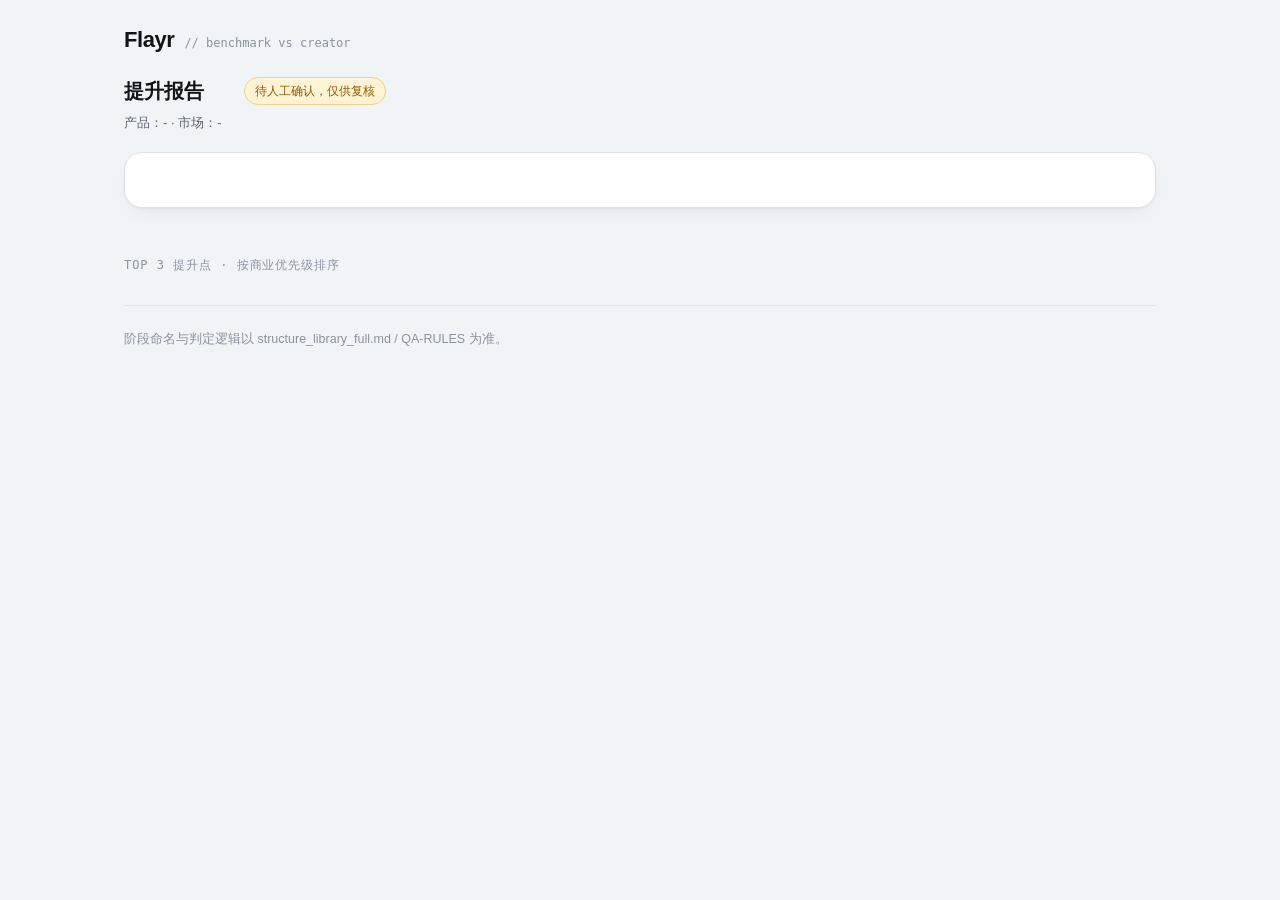
<file: assets/bd_report.html>
<!DOCTYPE html>
<html lang="zh-CN">
<head>
<meta charset="UTF-8">
<meta name="viewport" content="width=device-width, initial-scale=1.0">
<title>Flayr · 提升报告</title>
<style>
  :root{
    --ink:#11151A;
    --ink-soft:#5B6472;
    --ink-faint:#8A93A0;
    --paper:#F1F4F6;
    --surface:#FFFFFF;
    --line:#DDE3E8;
    --teal:#0EA9A0;
    --teal-soft:#E1F5F3;
    --teal-ink:#075D57;
    --coral:#E8623F;
    --coral-soft:#FCEAE4;
    --coral-ink:#8A3A24;
    --amber:#DB9A2E;
    --amber-soft:#FBF1DD;
    --amber-ink:#7A5510;
    --red:#D64545;
    --red-soft:#FBE7E7;
    --red-ink:#822424;
    --gray-chip:#9AA3AC;
    --gray-chip-soft:#EDEFF1;
    --gray-chip-ink:#565E68;
    --radius:10px;
    --radius-lg:18px;
    --font-display:-apple-system,BlinkMacSystemFont,"Segoe UI","PingFang SC","Microsoft YaHei",sans-serif;
    --font-body:-apple-system,BlinkMacSystemFont,"Segoe UI","PingFang SC","Microsoft YaHei",sans-serif;
    --font-mono:ui-monospace,"SFMono-Regular","SF Mono",Menlo,Consolas,monospace;
    --shadow-card:0 1px 2px rgba(17,21,26,0.04), 0 8px 24px -12px rgba(17,21,26,0.12);
  }

  *{box-sizing:border-box;}
  html,body{margin:0;padding:0;}
  body{
    background:var(--paper);color:var(--ink);font-family:var(--font-body);font-size:15px;line-height:1.6;
    -webkit-font-smoothing:antialiased;
  }
  h1,h2,h3{font-family:var(--font-display);font-weight:600;margin:0;color:var(--ink);}
  p{margin:0;}
  .app{max-width:1080px;margin:0 auto;padding:0 24px 80px;}
  .topbar{display:flex;align-items:center;justify-content:space-between;padding:22px 0 18px;gap:14px;}
  .wordmark{display:flex;align-items:baseline;gap:10px;}
  .wordmark .mark{font-family:var(--font-display);font-weight:700;font-size:22px;letter-spacing:-0.02em;}
  .wordmark .tag{font-size:12px;color:var(--ink-faint);font-family:var(--font-mono);}
  .report-top{display:flex;align-items:flex-start;justify-content:space-between;gap:16px;margin-bottom:18px;flex-wrap:wrap;}
  .report-title-row{display:flex;align-items:center;gap:10px;flex-wrap:wrap;}
  .badge{font-size:11.5px;font-family:var(--font-mono);padding:4px 10px;border-radius:999px;}
  .badge-level-strategy{background:var(--ink);color:#fff;}
  .badge-level-basic{background:var(--gray-chip-soft);color:var(--gray-chip-ink);}
  .badge-review-pending{background:#fff3d6;color:#8a5a00;border:1px solid #f0d18a;}
  .badge-review-approved{background:#e6f5ea;color:#216b3a;border:1px solid #b9dfc4;}
  .report-meta{font-size:13px;color:var(--ink-soft);margin-top:6px;}
  .degraded-inline{font-size:12.5px;color:var(--amber-ink);margin-top:8px;display:flex;align-items:center;gap:6px;}
  .card{background:var(--surface);border:1px solid var(--line);border-radius:var(--radius-lg);box-shadow:var(--shadow-card);}
  .summary-card{padding:20px 22px;margin-bottom:16px;}
  .summary-card p{color:var(--ink-soft);font-size:14px;}
  .summary-card .verdict{color:var(--ink);font-size:15px;font-weight:500;margin-bottom:8px;}
  .gate-row{display:flex;gap:10px;flex-wrap:wrap;margin-top:14px;}
  .gate-chip{display:flex;align-items:center;gap:8px;padding:8px 12px;border-radius:10px;background:var(--gray-chip-soft);font-size:12.5px;color:var(--gray-chip-ink);}
  .gate-chip .priority-tag{font-family:var(--font-mono);font-weight:600;background:var(--gray-chip);color:#fff;padding:1px 6px;border-radius:5px;font-size:11px;white-space:nowrap;}
  .gate-chip.priority-high{background:var(--red-soft);color:var(--red-ink);}
  .gate-chip.priority-high .priority-tag{background:var(--red);}
  .gate-chip.priority-mid{background:var(--amber-soft);color:var(--amber-ink);}
  .gate-chip.priority-mid .priority-tag{background:var(--amber);}
  .gate-chip .evidence-tag{font-size:11px;color:inherit;white-space:nowrap;}
  .stage-tabs{display:flex;gap:6px;margin:20px 0 4px;overflow-x:auto;padding-bottom:2px;}
  .stage-tab{font-family:var(--font-mono);font-size:13px;padding:8px 14px;border-radius:9px;border:1px solid var(--line);background:var(--surface);color:var(--ink-soft);white-space:nowrap;flex-shrink:0;}
  .stage-tab .sev-dot{display:inline-block;width:6px;height:6px;border-radius:50%;margin-right:6px;}
  .stage-tab.active{background:var(--ink);color:#fff;border-color:var(--ink);}
  .stage-tab.active .sev-dot{filter:brightness(1.4);}
  .stage-panel{display:none;margin-top:14px;}
  .stage-panel.active{display:block;}
  .stage-panel-head{display:flex;align-items:center;justify-content:space-between;margin-bottom:12px;flex-wrap:wrap;gap:10px;}
  .stage-panel-head h3{font-size:16px;}
  .sev-chip{font-size:12px;padding:4px 11px;border-radius:999px;font-weight:500;}
  .sev-small{background:var(--gray-chip-soft);color:var(--gray-chip-ink);}
  .sev-medium{background:var(--amber-soft);color:var(--amber-ink);}
  .sev-large{background:var(--red-soft);color:var(--red-ink);}
  .compare-grid{display:grid;grid-template-columns:1fr 180px 1fr;gap:14px;align-items:stretch;}
  .compare-col{border-radius:14px;padding:16px;background:var(--surface);border:1px solid var(--line);}
  .compare-col.creator{border-top:3px solid var(--coral);}
  .compare-col.benchmark{border-top:3px solid var(--teal);}
  .compare-col .who{font-size:11.5px;font-family:var(--font-mono);text-transform:uppercase;letter-spacing:.06em;margin-bottom:10px;}
  .compare-col.creator .who{color:var(--coral-ink);}
  .compare-col.benchmark .who{color:var(--teal-ink);}
  .frame-thumb{width:100%;height:92px;border-radius:9px;margin-bottom:10px;position:relative;overflow:hidden;display:flex;align-items:flex-end;}
  .compare-col.creator .frame-thumb{background:linear-gradient(135deg,var(--coral-soft),#fff);}
  .compare-col.benchmark .frame-thumb{background:linear-gradient(135deg,var(--teal-soft),#fff);}
  .frame-thumb .ts{font-family:var(--font-mono);font-size:11px;background:rgba(17,21,26,0.72);color:#fff;padding:2px 7px;border-radius:6px;margin:8px;}
  .compare-col .evidence-text{font-size:13px;color:var(--ink-soft);}
  .gap-col{display:flex;flex-direction:column;align-items:center;justify-content:center;text-align:center;gap:8px;padding:14px 10px;border-radius:14px;background:var(--paper);border:1px dashed var(--line);}
  .gap-col .gap-text{font-size:12.5px;color:var(--ink-soft);}
  .talking-point{margin-top:14px;padding:14px 16px;border-radius:12px;background:var(--gray-chip-soft);border:1px dashed var(--gray-chip);}
  .talking-point .tp-label{display:flex;align-items:center;gap:6px;font-size:11.5px;font-family:var(--font-mono);color:var(--gray-chip-ink);text-transform:uppercase;letter-spacing:.04em;margin-bottom:6px;}
  .talking-point .tp-label .internal-tag{background:var(--ink);color:#fff;padding:1px 6px;border-radius:5px;font-size:10px;letter-spacing:0;}
  .talking-point p{font-size:13px;color:var(--ink-soft);}
  .improve-list{margin-top:26px;}
  .section-title{font-size:12px;font-family:var(--font-mono);text-transform:uppercase;letter-spacing:0.08em;color:var(--ink-faint);margin-bottom:10px;}
  .improve-card{padding:18px 20px;margin-bottom:14px;}
  .improve-head{display:flex;align-items:center;justify-content:space-between;flex-wrap:wrap;gap:10px;margin-bottom:12px;}
  .improve-head .left{display:flex;align-items:center;gap:10px;flex-wrap:wrap;}
  .rank-badge{width:26px;height:26px;border-radius:50%;background:var(--ink);color:#fff;font-family:var(--font-mono);font-size:13px;display:flex;align-items:center;justify-content:center;flex-shrink:0;}
  .tag-row{display:flex;gap:8px;flex-wrap:wrap;}
  .mini-tag{font-size:11.5px;padding:3px 9px;border-radius:999px;background:var(--gray-chip-soft);color:var(--gray-chip-ink);}
  .mini-tag.priority-high{background:var(--red-soft);color:var(--red-ink);}
  .mini-tag.priority-mid{background:var(--amber-soft);color:var(--amber-ink);}
  .plan-grid{display:grid;grid-template-columns:1fr 1fr;gap:14px;}
  .plan-box{border:1px solid var(--line);border-radius:12px;padding:14px 16px;}
  .plan-box .plan-label{font-size:11.5px;font-family:var(--font-mono);color:var(--ink-faint);margin-bottom:6px;}
  .plan-box p{font-size:13px;color:var(--ink-soft);}
  .report-footer{margin-top:30px;padding-top:20px;border-top:1px solid var(--line);}
  .footer-note{font-size:12.5px;color:var(--ink-faint);}
  @media (max-width:820px){.compare-grid{grid-template-columns:1fr;}}
  @media (max-width:720px){.app{padding-left:16px;padding-right:16px;}.plan-grid{grid-template-columns:1fr;}}
</style>
</head>
<body>
<div class="app">
  <div class="topbar">
    <div class="wordmark"><span class="mark">Flayr</span><span class="tag">// benchmark vs creator</span></div>
  </div>

  <div class="report-top">
    <div>
      <div class="report-title-row">
        <h2 style="font-size:20px;" id="report-title">提升报告</h2>
        <span class="badge" id="report-level-badge"></span>
        <span class="badge badge-review-pending" id="report-review-badge">待人工确认，仅供复核</span>
      </div>
      <div class="report-meta" id="report-meta">产品：- · 市场：-</div>
      <div class="degraded-inline" id="report-degraded-inline" style="display:none;">
        <svg width="13" height="13" viewBox="0 0 24 24" fill="none" stroke="currentColor" stroke-width="2"><path d="M12 9v4M12 17h.01M10.29 3.86L1.82 18a2 2 0 0 0 1.71 3h16.94a2 2 0 0 0 1.71-3L13.71 3.86a2 2 0 0 0-3.42 0z"/></svg>
        <span id="degraded-text">分析存在降级信息</span>
      </div>
    </div>
  </div>

  <div id="report-done-content">
    <div class="card summary-card">
      <div class="verdict" id="summary-verdict"></div>
      <p id="summary-detail"></p>
      <div class="gate-row" id="summary-gates"></div>
    </div>

    <div class="stage-tabs" id="stage-tabs"></div>
    <div id="stage-panels"></div>

    <div class="improve-list">
      <div class="section-title" style="margin-top:8px;">TOP 3 提升点 · 按商业优先级排序</div>
      <div id="improvement-cards"></div>
    </div>

    <div class="report-footer">
      <span class="footer-note">阶段命名与判定逻辑以 structure_library_full.md / QA-RULES 为准。</span>
    </div>
  </div>
</div>

<script>
(function(){
  var report = {{bd_report_data}};
  function $(id){ return document.getElementById(id); }
  function text(value){ return value == null ? '' : String(value); }
  function el(tag, className, value){
    var node = document.createElement(tag);
    if (className) node.className = className;
    if (value != null) node.textContent = text(value);
    return node;
  }
  function append(parent, tag, className, value){
    var node = el(tag, className, value);
    parent.appendChild(node);
    return node;
  }
  function severityClass(stage){ return stage.severityClass || 'sev-small'; }
  function severityLabel(stage){ return stage.severityLabel || '未分析'; }
  function gapChipText(stage){
    var label = severityLabel(stage);
    return label === '无差距' || label === '未涉及' || label === '证据不足，无法比较' ? label : label + '差距';
  }
  function renderStageTabs(){
    var tabs = $('stage-tabs');
    var panels = $('stage-panels');
    (report.stages || []).forEach(function(stage, index){
      var tab = el('button', 'stage-tab' + (index === 0 ? ' active' : ''));
      tab.type = 'button';
      append(tab, 'span', 'sev-dot', '');
      tab.querySelector('.sev-dot').style.background = stage.dotColor || 'var(--gray-chip)';
      tab.appendChild(document.createTextNode(stage.code + ' ' + stage.name));
      var panelId = 'panel-' + stage.code;
      tab.addEventListener('click', function(){
        document.querySelectorAll('.stage-tab').forEach(function(item){ item.classList.remove('active'); });
        document.querySelectorAll('.stage-panel').forEach(function(item){ item.classList.remove('active'); });
        tab.classList.add('active');
        $(panelId).classList.add('active');
      });
      tabs.appendChild(tab);

      var panel = el('div', 'stage-panel' + (index === 0 ? ' active' : ''));
      panel.id = panelId;
      var head = append(panel, 'div', 'stage-panel-head');
      append(head, 'h3', '', stage.code + ' · ' + stage.name);
      append(head, 'span', 'sev-chip ' + severityClass(stage), '差距等级：' + severityLabel(stage));
      var grid = append(panel, 'div', 'compare-grid');
      renderSide(grid, 'creator', '达人表现', stage.creator);
      var gap = append(grid, 'div', 'gap-col');
      append(gap, 'span', 'sev-chip ' + severityClass(stage), gapChipText(stage));
      append(gap, 'div', 'gap-text', stage.gap);
      renderSide(grid, 'benchmark', '标杆表现', stage.benchmark);
      var talking = append(panel, 'div', 'talking-point');
      var label = append(talking, 'div', 'tp-label');
      append(label, 'span', 'internal-tag', '内部');
      label.appendChild(document.createTextNode('跟达人怎么说'));
      append(talking, 'p', '', stage.talkingPoint);
      panels.appendChild(panel);
    });
  }
  function renderSide(grid, role, title, side){
    var column = append(grid, 'div', 'compare-col ' + role);
    append(column, 'div', 'who', title);
    var thumb = append(column, 'div', 'frame-thumb');
    append(thumb, 'span', 'ts', side.ts || '待确认');
    append(column, 'div', 'evidence-text', side.text || '暂无明确证据。');
  }
  function renderGates(){
    var gates = $('summary-gates');
    (report.gates || []).forEach(function(gate){
      var chip = el('div', 'gate-chip ' + (gate.priorityClass || 'priority-low'));
      append(chip, 'span', 'priority-tag', gate.priorityLabel || '待评估');
      append(chip, 'span', 'evidence-tag', '证据强度：' + (gate.evidenceStrength || '待确认') + ' · 置信度：' + (gate.confidence || '待确认'));
      chip.appendChild(document.createTextNode(gate.text));
      gates.appendChild(chip);
    });
  }
  function renderImprovements(){
    var container = $('improvement-cards');
    (report.improvements || []).forEach(function(item){
      var card = append(container, 'div', 'card improve-card');
      var head = append(card, 'div', 'improve-head');
      var left = append(head, 'div', 'left');
      append(left, 'span', 'rank-badge', item.rank);
      append(left, 'span', '', item.title);
      var tags = append(head, 'div', 'tag-row');
      append(tags, 'span', 'mini-tag ' + (item.priorityClass || ''), '商业优先级：' + (item.priorityLabel || '待评估'));
      append(tags, 'span', 'mini-tag', '潜在影响：' + (item.impactDirection || '待评估'));
      append(tags, 'span', 'mini-tag', '证据强度：' + (item.evidenceStrength || '待确认'));
      append(tags, 'span', 'mini-tag', '差距类型：' + item.gapType);
      var planGrid = append(card, 'div', 'plan-grid');
      renderPlan(planGrid, '方案 A · AI 生成图 / 拍摄指令', item.planA);
      renderPlan(planGrid, '方案 B · 标杆对应镜头', item.planB);
    });
    if (!(report.improvements || []).length){
      var empty = append(container, 'div', 'card improve-card');
      append(empty, 'p', '', '本次没有可展示的提升点，请结合阶段证据和沟通素材继续核对。');
    }
  }
  function renderPlan(parent, label, value){
    var box = append(parent, 'div', 'plan-box');
    append(box, 'div', 'plan-label', label);
    append(box, 'p', '', value || '暂无明确方案。');
  }

  $('report-title').textContent = report.title || '提升报告';
  $('report-meta').textContent = '产品：' + (report.product || '未填写') + ' · 市场：' + (report.market || '未指定市场') + (report.generatedAt ? ' · ' + report.generatedAt : '');
  var badge = $('report-level-badge');
  badge.textContent = report.strategyLevel ? '策略增强分析' : '视频证据分析';
  badge.className = 'badge ' + (report.strategyLevel ? 'badge-level-strategy' : 'badge-level-basic');
  var reviewBadge = $('report-review-badge');
  var reviewed = report.reviewStatus === 'approved';
  reviewBadge.textContent = reviewed ? '人工确认完成' : '待人工确认，仅供复核';
  reviewBadge.className = 'badge ' + (reviewed ? 'badge-review-approved' : 'badge-review-pending');
  if (report.degraded){
    $('report-degraded-inline').style.display = 'flex';
    $('degraded-text').textContent = report.degradedReason || '分析存在降级信息';
  }
  $('summary-verdict').textContent = report.summary.verdict || '本次报告暂无一句话结论。';
  $('summary-detail').textContent = report.summary.detail || '请结合下方阶段证据、差距和沟通素材查看。';
  renderGates();
  renderStageTabs();
  renderImprovements();
})();
</script>
</body>
</html>
</file>
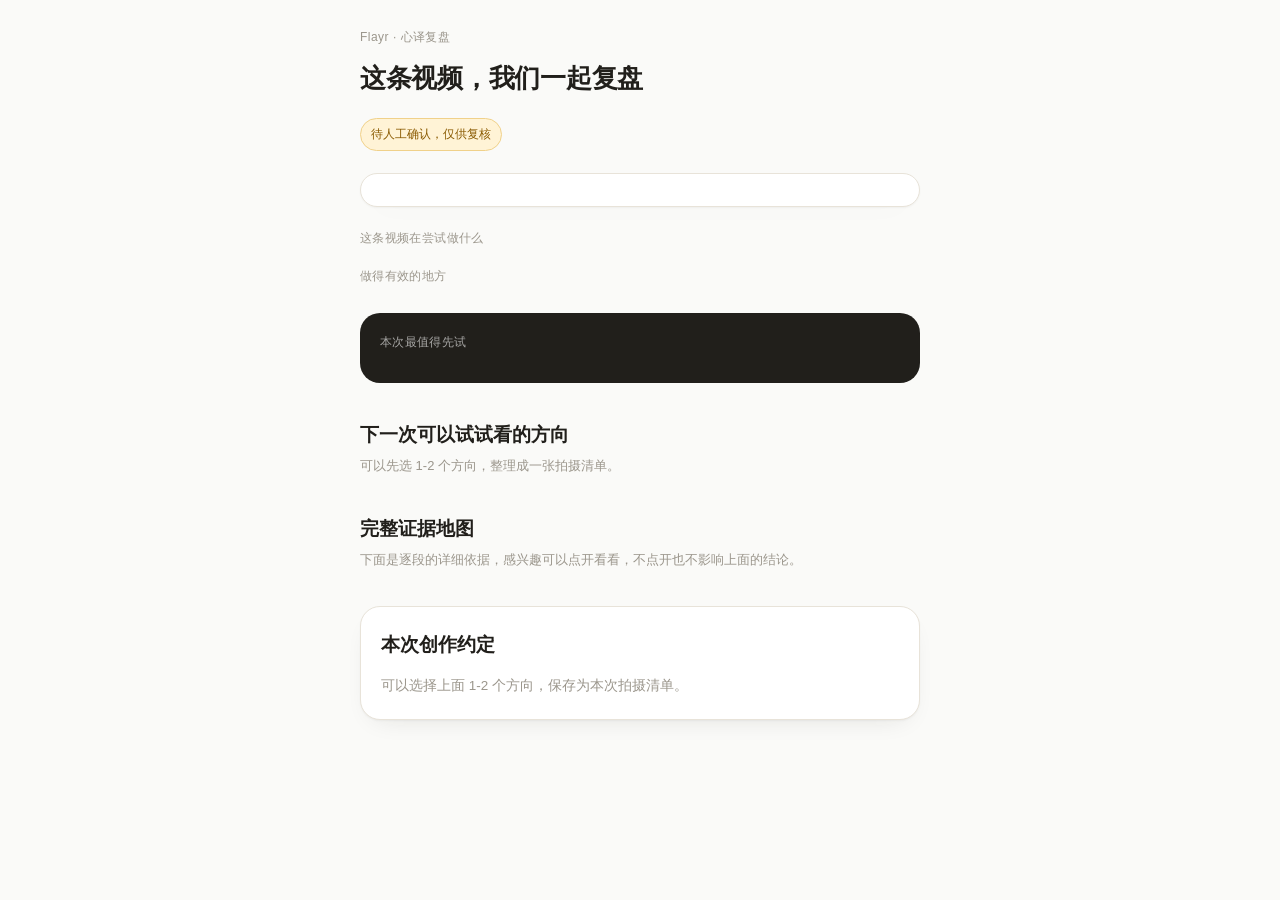
<file: assets/creator_report.html>
<!DOCTYPE html>
<html lang="zh-CN">
<head>
<meta charset="UTF-8">
<meta name="viewport" content="width=device-width, initial-scale=1.0">
<title>这条视频，我们一起复盘 · Flayr</title>
<style>
  :root{
    --paper:#FAFAF8;
    --card:#FFFFFF;
    --ink:#211F1B;
    --ink-soft:#5C5850;
    --ink-faint:#9B968C;
    --line:#E8E3D9;
    --line-strong:#D8D2C4;
    --spark:#E0982E;
    --spark-soft:#FBEED9;
    --spark-ink:#7A4E12;
    --grow:#4C8E67;
    --grow-soft:#E4F1E9;
    --grow-ink:#2C5F41;
    --muted-ref:#9B9690;
    --muted-ref-soft:#F1EFEA;
    --radius:14px;
    --radius-lg:20px;
    --font-display:Georgia,"Songti SC","Noto Serif SC","STSong",serif;
    --font-body:-apple-system,BlinkMacSystemFont,"Segoe UI","PingFang SC","Microsoft YaHei",sans-serif;
    --font-mono:ui-monospace,"SFMono-Regular","SF Mono",Menlo,Consolas,monospace;
    --shadow-card:0 1px 2px rgba(33,31,27,0.04), 0 10px 28px -16px rgba(33,31,27,0.16);
  }
  *{box-sizing:border-box;}
  html,body{margin:0;padding:0;}
  body{
    background:var(--paper);color:var(--ink);font-family:var(--font-body);
    font-size:16px;line-height:1.65;-webkit-font-smoothing:antialiased;
  }
  h1,h2,h3{font-family:var(--font-display);margin:0;color:var(--ink);font-weight:600;}
  p{margin:0;}
  button{font-family:var(--font-body);cursor:pointer;}
  :focus-visible{outline:2px solid var(--spark);outline-offset:2px;}

  .page{max-width:600px;margin:0 auto;padding:28px 20px 90px;}

  .masthead{margin-bottom:22px;}
  .brand{font-size:12px;color:var(--ink-faint);letter-spacing:.04em;margin-bottom:14px;}
  .masthead h1{font-size:26px;line-height:1.3;letter-spacing:-0.01em;}
  .context-line{font-size:13.5px;color:var(--ink-soft);margin-top:10px;}
  .review-note{display:inline-flex;align-items:center;margin-top:12px;padding:6px 10px;border-radius:999px;font-size:12px;}
  .review-note.pending{background:#fff3d6;color:#8a5a00;border:1px solid #f0d18a;}
  .review-note.approved{background:var(--grow-soft);color:var(--grow-ink);border:1px solid #b9dfc4;}
  .degraded-note{display:flex;align-items:flex-start;gap:8px;margin-top:12px;padding:10px 12px;border:1px solid var(--spark);border-radius:10px;background:var(--spark-soft);color:var(--spark-ink);font-size:12.5px;}
  .degraded-note strong{font-weight:600;white-space:nowrap;}
  .degraded-note span{color:var(--ink-soft);}
  .degraded-note[hidden]{display:none;}

  .card{
    background:var(--card);border:1px solid var(--line);border-radius:var(--radius-lg);
    box-shadow:var(--shadow-card);
  }

  /* ---------- previous commitment review ---------- */
  .prev-card{padding:16px 18px;margin-bottom:22px;}
  .prev-title{font-size:12px;color:var(--ink-faint);letter-spacing:.03em;margin-bottom:10px;}
  .prev-row{display:flex;align-items:center;justify-content:space-between;gap:10px;padding:8px 0;}
  .prev-row + .prev-row{border-top:1px solid var(--line);}
  .prev-text{font-size:13.5px;color:var(--ink);}
  .adopt-chip{font-size:11.5px;padding:4px 10px;border-radius:999px;flex-shrink:0;white-space:nowrap;}
  .adopt-chip.done{background:var(--grow-soft);color:var(--grow-ink);}
  .adopt-chip.partial{background:var(--spark-soft);color:var(--spark-ink);}
  .adopt-chip.none{background:var(--muted-ref-soft);color:var(--muted-ref);}

  /* ---------- glance (30s) ---------- */
  .glance{margin-bottom:32px;}
  .glance-row{margin-bottom:18px;}
  .glance-label{display:block;font-size:12px;color:var(--ink-faint);letter-spacing:.03em;margin-bottom:6px;}
  .glance-row p{font-size:15px;color:var(--ink);}
  .highlight-list{list-style:none;margin:0;padding:0;display:flex;flex-direction:column;gap:8px;}
  .highlight-item{
    display:flex;gap:10px;align-items:flex-start;font-size:14.5px;color:var(--ink);
    background:var(--grow-soft);border-radius:10px;padding:10px 12px;
  }
  .highlight-item .ts{font-family:var(--font-mono);font-size:11.5px;color:var(--grow-ink);flex-shrink:0;padding-top:1px;}

  .glance-top-card{
    background:var(--ink);color:#fff;border-radius:var(--radius-lg);padding:20px 20px 18px;margin-top:20px;
  }
  .glance-top-card .glance-label{color:rgba(255,255,255,0.6);}
  .glance-top-card .lead{font-family:var(--font-display);font-size:18px;line-height:1.45;margin:4px 0 12px;}
  .glance-top-card .why{font-size:13.5px;color:rgba(255,255,255,0.78);}
  .glance-top-card .why b{color:#fff;font-weight:500;}

  /* ---------- section headers ---------- */
  .section-head{margin:36px 0 6px;}
  .section-head h2{font-size:19px;}
  .section-hint{font-size:13px;color:var(--ink-faint);margin-top:5px;margin-bottom:16px;}

  /* ---------- experiment cards ---------- */
  .exp-card{padding:18px 18px 16px;margin-bottom:14px;}
  .exp-head{display:flex;align-items:center;justify-content:space-between;gap:10px;margin-bottom:12px;}
  .exp-head h3{font-size:16px;}
  .exp-toggle{
    font-size:12.5px;padding:7px 13px;border-radius:999px;border:1.5px solid var(--line-strong);
    background:var(--card);color:var(--ink-soft);white-space:nowrap;transition:all .15s ease;
    display:flex;align-items:center;gap:6px;
  }
  .exp-toggle:hover{border-color:var(--spark);}
  .exp-toggle.selected{background:var(--spark);border-color:var(--spark);color:#fff;}
  .exp-body{display:flex;flex-direction:column;gap:9px;}
  .exp-line{font-size:13.5px;color:var(--ink-soft);display:flex;gap:8px;}
  .exp-line .k{flex-shrink:0;color:var(--ink-faint);min-width:74px;}
  .exp-line .v{color:var(--ink);}
  .exp-line.demo .v{font-style:italic;color:var(--ink);}

  /* ---------- evidence map (accordion) ---------- */
  .stage-acc{border:1px solid var(--line);border-radius:var(--radius);margin-bottom:10px;overflow:hidden;background:var(--card);}
  .stage-head{
    display:flex;align-items:center;justify-content:space-between;gap:10px;padding:14px 16px;cursor:pointer;
  }
  .stage-head .left{display:flex;align-items:center;gap:10px;min-width:0;}
  .stage-name{font-size:14.5px;font-weight:500;flex-shrink:0;}
  .stage-obs-preview{font-size:12.5px;color:var(--ink-faint);overflow:hidden;text-overflow:ellipsis;white-space:nowrap;}
  .status-chip{font-size:11px;padding:3px 9px;border-radius:999px;flex-shrink:0;}
  .status-chip.keep{background:var(--grow-soft);color:var(--grow-ink);}
  .status-chip.boost{background:var(--spark-soft);color:var(--spark-ink);}
  .status-chip.top{background:var(--ink);color:#fff;}
  .status-chip.low{background:var(--muted-ref-soft);color:var(--muted-ref);}
  .chev{color:var(--ink-faint);transition:transform .15s ease;flex-shrink:0;}
  .stage-acc.expanded .chev{transform:rotate(180deg);}

  .stage-detail{display:none;padding:0 16px 18px;}
  .stage-acc.expanded .stage-detail{display:block;}

  .ev-block{margin-top:6px;}
  .ev-frame{
    display:flex;align-items:center;gap:10px;background:var(--spark-soft);border-radius:10px;padding:10px 12px;margin-bottom:8px;
  }
  .ev-frame{flex-wrap:wrap;align-items:flex-start;}
  .ev-frame img{width:100%;max-width:220px;height:auto;object-fit:contain;border-radius:6px;}
  .ev-frame .ts-badge{font-family:var(--font-mono);font-size:11.5px;background:var(--ink);color:#fff;padding:2px 8px;border-radius:6px;flex-shrink:0;}
  .ev-frame .quote{font-size:13px;color:var(--ink);}
  .ev-note{font-size:12.5px;color:var(--ink-soft);margin-bottom:8px;}

  .ref-block{
    display:flex;align-items:center;gap:10px;background:var(--muted-ref-soft);border-radius:10px;padding:9px 12px;margin-top:8px;
  }
  .ref-block .tag{font-size:11px;color:var(--muted-ref);font-family:var(--font-mono);flex-shrink:0;}
  .ref-block .txt{font-size:12.5px;color:var(--ink-soft);}
  .ref-empty{font-size:12.5px;color:var(--ink-faint);margin-top:8px;font-style:italic;}

  .confidence-note{font-size:12px;color:var(--ink-faint);margin-top:10px;padding-top:10px;border-top:1px dashed var(--line);}
  .evidence-columns{display:grid;grid-template-columns:repeat(2,minmax(0,1fr));gap:16px;}
  .evidence-side{min-width:0;}
  .evidence-label{display:block;font-size:13px;font-weight:600;margin:10px 0;}
  .ev-frame .quote{overflow-wrap:anywhere;}
  @media(max-width:680px){.evidence-columns{grid-template-columns:minmax(0,1fr);}}

  .linked-tag{font-size:12px;color:var(--spark-ink);margin-top:10px;display:flex;align-items:center;gap:6px;}

  /* ---------- commitment ---------- */
  .commitment{padding:22px 20px;margin-top:36px;}
  .commitment h2{font-size:19px;margin-bottom:14px;}
  .commit-empty{font-size:13.5px;color:var(--ink-faint);}
  .commit-block + .commit-block{margin-top:16px;}
  .commit-label{font-size:12px;color:var(--ink-faint);letter-spacing:.03em;margin-bottom:8px;}
  .commit-keep{font-size:13.5px;color:var(--ink-soft);}
  .commit-list{list-style:none;margin:0;padding:0;display:flex;flex-direction:column;gap:8px;}
  .commit-list li{font-size:14px;color:var(--ink);background:var(--paper);border:1px solid var(--line);border-radius:9px;padding:9px 12px;}
  .checklist{list-style:none;margin:0;padding:0;display:flex;flex-direction:column;gap:7px;}
  .checklist li{font-size:13.5px;color:var(--ink-soft);display:flex;gap:8px;align-items:flex-start;}
  .checklist li::before{content:"\25A2";color:var(--ink-faint);flex-shrink:0;}
  .save-btn{
    margin-top:18px;width:100%;background:var(--ink);color:#fff;border:none;border-radius:12px;padding:14px;
    font-size:14.5px;font-weight:500;
  }
  .save-btn:hover{background:#000;}

  /* ---------- toast ---------- */
  .toast{
    position:fixed;bottom:24px;left:50%;transform:translateX(-50%) translateY(14px);
    background:var(--ink);color:#fff;padding:12px 20px;border-radius:10px;font-size:13.5px;max-width:88vw;text-align:center;
    opacity:0;pointer-events:none;transition:opacity .25s ease, transform .25s ease;z-index:50;
    box-shadow:0 12px 30px -8px rgba(0,0,0,0.35);
  }
  .toast.show{opacity:1;transform:translateX(-50%) translateY(0);}

  @media (prefers-reduced-motion:reduce){
    .chev, .exp-toggle, .toast{transition:none;}
  }
</style>
</head>
<body>
<div class="page">

  <div class="masthead">
    <div class="brand">Flayr · 心译复盘</div>
    <h1>这条视频，我们一起复盘</h1>
    <p class="context-line" id="context-line"></p>
    <div class="review-note pending" id="review-note">待人工确认，仅供复核</div>
    <div class="degraded-note" id="degraded-note" hidden>
      <strong>部分说明暂未提供</strong>
      <span id="degraded-text"></span>
    </div>
  </div>

  <div class="card prev-card">
    <div id="prev-content"></div>
  </div>

  <div class="glance">
    <div class="glance-row">
      <span class="glance-label">这条视频在尝试做什么</span>
      <p id="intent-text"></p>
    </div>
    <div class="glance-row" id="highlight-row">
      <span class="glance-label">做得有效的地方</span>
      <ul class="highlight-list" id="highlight-list"></ul>
    </div>
    <div class="glance-top-card" id="top-card">
      <span class="glance-label">本次最值得先试</span>
      <p class="lead" id="top-lead"></p>
      <p class="why" id="top-why"></p>
    </div>
  </div>

  <div class="section-head" id="experiment-section-head">
    <h2>下一次可以试试看的方向</h2>
    <p class="section-hint">可以先选 1-2 个方向，整理成一张拍摄清单。</p>
  </div>

  <div id="experiment-list"></div>

  <div class="section-head">
    <h2>完整证据地图</h2>
    <p class="section-hint">下面是逐段的详细依据，感兴趣可以点开看看，不点开也不影响上面的结论。</p>
  </div>

  <div id="stage-list"></div>

  <div class="card commitment" id="commitment-card">
    <h2>本次创作约定</h2>
    <div id="commit-empty" class="commit-empty">可以选择上面 1-2 个方向，保存为本次拍摄清单。</div>
    <div id="commit-filled" style="display:none;">
      <div class="commit-block" id="commit-keep-block">
        <div class="commit-label">本次保留</div>
        <p class="commit-keep" id="commit-keep"></p>
      </div>
      <div class="commit-block">
        <div class="commit-label">本次实验</div>
        <ul class="commit-list" id="commit-exp-list"></ul>
      </div>
      <div class="commit-block">
        <div class="commit-label">拍摄时检查</div>
        <ul class="checklist" id="commit-checklist"></ul>
      </div>
      <button type="button" class="save-btn" id="btn-save">保存这次的创作约定</button>
    </div>
  </div>

</div>

<div class="toast" id="toast"><span id="toast-text"></span></div>

<script>
(function(){
  var report = {{creator_report_data}};
  function $(id){ return document.getElementById(id); }
  function value(v){ return v == null ? '' : String(v); }
  function setText(id, v){ $(id).textContent = value(v); }
  function addText(parent, className, text){
    var node = document.createElement('span');
    node.className = className;
    node.textContent = value(text);
    parent.appendChild(node);
    return node;
  }
  function addLine(parent, label, text, extraClass){
    if (!value(text).trim()) return;
    var row = document.createElement('div');
    row.className = 'exp-line' + (extraClass ? ' ' + extraClass : '');
    addText(row, 'k', label);
    addText(row, 'v', text);
    parent.appendChild(row);
  }

  var experiments = {};
  (report.experiments || []).forEach(function(item){ experiments[item.id] = item; });
  var stages = report.stages || [];
  var selected = [];

  function renderMasthead(){
    setText('context-line', report.context || '本次视频的内容复盘与拍摄建议。');
    var title = document.querySelector('.masthead h1');
    if (title && report.title) title.textContent = report.title;
    var brand = document.querySelector('.brand');
    if (brand && report.brand) brand.textContent = report.brand;
    var reviewNote = $('review-note');
    var reviewed = report.reviewStatus === 'approved';
    reviewNote.textContent = reviewed ? '人工确认完成' : '待人工确认，仅供复核';
    reviewNote.className = 'review-note ' + (reviewed ? 'approved' : 'pending');
    setText('intent-text', report.intent || '目前还无法判断这条视频正在尝试完成什么。');
    var degraded = report.analysisState === 'degraded' || (report.degradedFlags || []).length > 0;
    var degradedNote = $('degraded-note');
    degradedNote.hidden = !degraded;
    if (degraded) {
      setText('degraded-text', (report.degradedFlags || []).join('；') || '部分片段暂不提供比较说明。');
    }
  }

  function renderPrevious(){
    var card = document.querySelector('.prev-card');
    var data = report.continuity;
    if (!data){ card.style.display = 'none'; return; }
    card.style.display = '';
    var wrap = $('prev-content');
    wrap.innerHTML = '';
    addText(wrap, 'prev-title', data.title || '上次约定回顾');
    if (data.notComparable){
      var note = document.createElement('div');
      note.className = 'prev-row';
      addText(note, 'prev-text', data.note || '本次内容场景不同，暂不验证上次实验');
      wrap.appendChild(note);
      return;
    }
    (data.items || []).forEach(function(item){
      var row = document.createElement('div');
      row.className = 'prev-row';
      addText(row, 'prev-text', item.text);
      var chip = document.createElement('span');
      chip.className = 'adopt-chip ' + (item.statusClass || 'none');
      chip.textContent = item.statusLabel || '暂未采用';
      row.appendChild(chip);
      wrap.appendChild(row);
    });
  }

  function renderGlance(){
    var highlightRow = $('highlight-row');
    var list = $('highlight-list');
    list.innerHTML = '';
    var highlights = report.highlights || [];
    highlightRow.style.display = highlights.length ? '' : 'none';
    highlights.forEach(function(item){
      var li = document.createElement('li');
      li.className = 'highlight-item';
      addText(li, 'ts', item.timestamp || '');
      addText(li, '', item.text);
      list.appendChild(li);
    });

    var top = report.topExperiment;
    var topCard = $('top-card');
    if (!top){ topCard.style.display = 'none'; return; }
    topCard.style.display = '';
    setText('top-lead', top.action || top.title);
    $('top-why').innerHTML = '';
    var whyLabel = document.createElement('b');
    whyLabel.textContent = '为什么：';
    $('top-why').appendChild(whyLabel);
    addText($('top-why'), '', top.why || top.observation || '这项尝试有明确的画面或口播依据，下一次可以直接观察它是否出现。');
  }

  function renderExperiments(){
    var section = $('experiment-section-head');
    var wrap = $('experiment-list');
    wrap.innerHTML = '';
    if (!report.experiments || !report.experiments.length){
      section.style.display = 'none';
      return;
    }
    section.style.display = '';
    report.experiments.forEach(function(e){
      var card = document.createElement('div');
      card.className = 'exp-card card';
      card.setAttribute('data-exp', e.id);
      var head = document.createElement('div');
      head.className = 'exp-head';
      var title = document.createElement('h3');
      title.textContent = e.title;
      head.appendChild(title);
      var button = document.createElement('button');
      button.type = 'button';
      button.className = 'exp-toggle';
      button.setAttribute('data-toggle', e.id);
      button.textContent = '我要试试这个';
      head.appendChild(button);
      card.appendChild(head);
      var body = document.createElement('div');
      body.className = 'exp-body';
      addLine(body, '我们看到', e.observation);
      addLine(body, '这可能会让', e.hypothesis);
      addLine(body, '下一条可以测试', e.action);
      addLine(body, '可以具体改成', e.demonstration, 'demo');
      if (e.evidenceFigures && e.evidenceFigures.length){
        addLine(body, '相关片段', e.evidenceFigures.join('、'));
      }
      addLine(body, '下次我们一起看', e.verification);
      card.appendChild(body);
      wrap.appendChild(card);
      button.addEventListener('click', function(){
        var idx = selected.indexOf(e.id);
        if (idx > -1){
          selected.splice(idx, 1);
        } else {
          if (selected.length >= 2){
            showToast('建议先专注 1-2 个方向，下次复盘我们再看新的尝试');
            return;
          }
          selected.push(e.id);
        }
        renderCardStates();
        renderCommitment();
      });
    });
  }

  function renderBoundEvidence(container, label, evidence){
    var side = document.createElement('div');
    side.className = 'evidence-side';
    addText(side, 'evidence-label', label);
    if (!evidence || !evidence.length){
      addText(side, 'ref-empty', '这里暂未展示对应片段。');
    }
    (evidence || []).forEach(function(item){
      var block = document.createElement('div');
      block.className = 'ev-block';
      var frame = document.createElement('div');
      frame.className = 'ev-frame';
      if (item.frame && item.frame.src){
        var image = document.createElement('img');
        image.src = item.frame.src;
        image.alt = label + ' ' + item.figure + '，截图 ' + item.frameTs;
        frame.appendChild(image);
        addText(frame, 'ts-badge', item.figure + ' · 截图 ' + item.frameTs);
      }
      addText(frame, 'quote', '片段：' + item.timeRange);
      if (item.quote){ addText(frame, 'quote', '台词：' + item.quote); }
      if (item.quoteZh && item.quoteZh !== item.quote){
        addText(frame, 'quote', '中文：' + item.quoteZh);
      }
      block.appendChild(frame);
      if (item.text){ addText(block, 'ev-note', item.text); }
      side.appendChild(block);
    });
    container.appendChild(side);
  }

  function renderStages(){
    var wrap = $('stage-list');
    wrap.innerHTML = '';
    stages.forEach(function(s){
      var acc = document.createElement('div');
      acc.className = 'stage-acc';
      acc.id = 'stage-' + s.code;
      var head = document.createElement('div');
      head.className = 'stage-head';
      var left = document.createElement('div');
      left.className = 'left';
      addText(left, 'stage-name', s.name);
      head.appendChild(left);
      if (s.status){
        var chip = document.createElement('span');
        chip.className = 'status-chip ' + s.status;
        chip.textContent = s.statusLabel || '';
        head.appendChild(chip);
      }
      head.insertAdjacentHTML('beforeend', '<svg class="chev" width="16" height="16" viewBox="0 0 24 24" fill="none" stroke="currentColor" stroke-width="2"><path d="M6 9l6 6 6-6"/></svg>');
      head.addEventListener('click', function(){ acc.classList.toggle('expanded'); });
      acc.appendChild(head);

      var detail = document.createElement('div');
      detail.className = 'stage-detail';
      var block = document.createElement('div');
      block.className = 'evidence-columns';
      renderBoundEvidence(block, '你的视频', s.creatorEvidence);
      renderBoundEvidence(block, '爆款视频', s.reference && s.reference.evidence);
      detail.appendChild(block);
      if (s.deliveryText){ addText(detail, 'ev-note', s.deliveryText); }
      if (s.linked && experiments[s.linked]){
        addText(detail, 'linked-tag', '可以尝试：' + experiments[s.linked].action);
      }
      acc.appendChild(detail);
      wrap.appendChild(acc);
    });
  }

  function renderCardStates(){
    document.querySelectorAll('.exp-toggle').forEach(function(btn){
      var id = btn.getAttribute('data-toggle');
      var isSel = selected.indexOf(id) > -1;
      btn.classList.toggle('selected', isSel);
      btn.textContent = isSel ? '已加入 ✓' : '我要试试这个';
    });
  }

  function renderCommitment(){
    if (selected.length === 0){
      $('commit-empty').style.display = 'block';
      $('commit-filled').style.display = 'none';
      return;
    }
    $('commit-empty').style.display = 'none';
    $('commit-filled').style.display = 'block';
    var keepBlock = $('commit-keep-block');
    keepBlock.style.display = report.keep ? '' : 'none';
    setText('commit-keep', report.keep || '');
    var expList = $('commit-exp-list');
    var checklist = $('commit-checklist');
    expList.innerHTML = '';
    checklist.innerHTML = '';
    selected.forEach(function(id){
      var e = experiments[id];
      var li = document.createElement('li');
      li.textContent = e.action;
      expList.appendChild(li);
      var cli = document.createElement('li');
      cli.textContent = e.verification;
      checklist.appendChild(cli);
    });
  }

  function showToast(msg){
    $('toast-text').textContent = msg;
    $('toast').classList.add('show');
    setTimeout(function(){ $('toast').classList.remove('show'); }, 3200);
  }

  $('btn-save').addEventListener('click', function(){
    var msg = selected.length > 1
      ? '已保存，下次复盘我们会先回顾这两件事'
      : '已保存，下次复盘我们会先回顾这件事';
    showToast(msg);
  });

  renderMasthead();
  renderPrevious();
  renderGlance();
  renderExperiments();
  renderStages();
  renderCommitment();
})();
</script>
</body>
</html>
</file>
